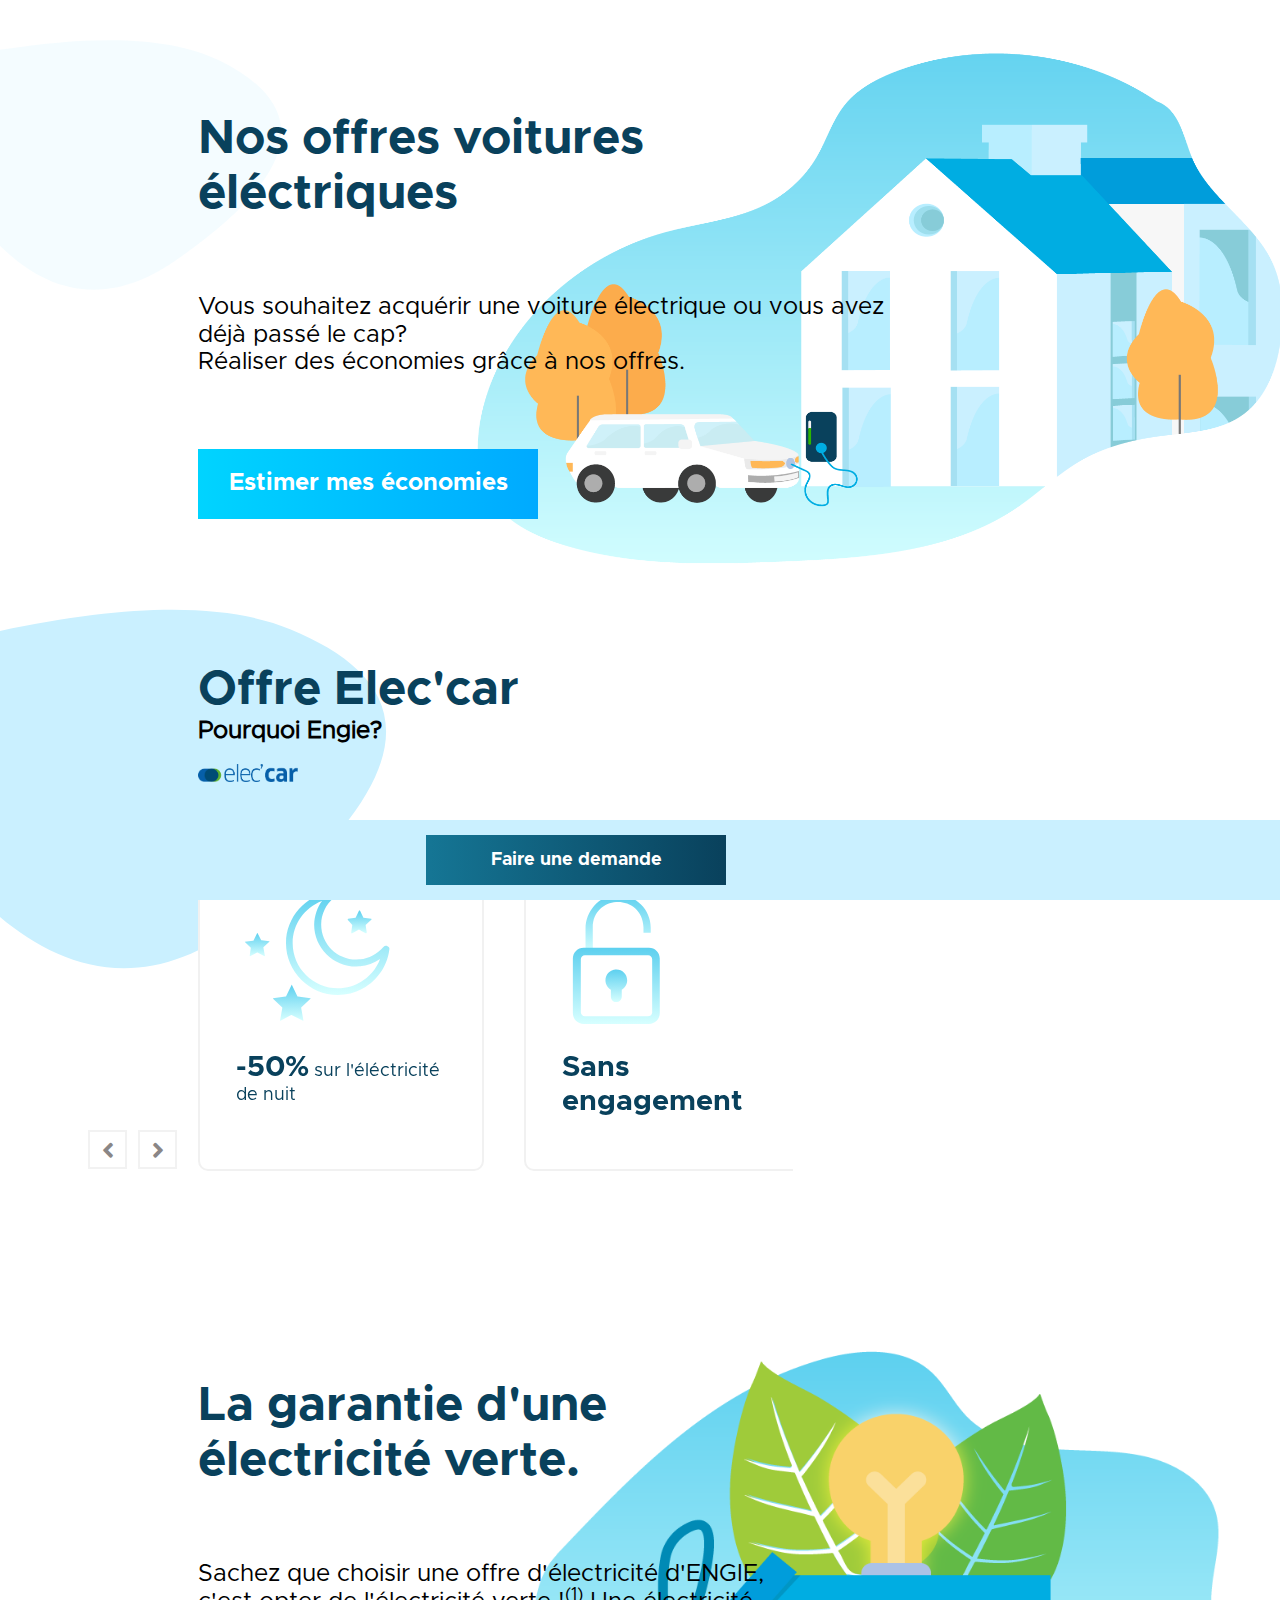
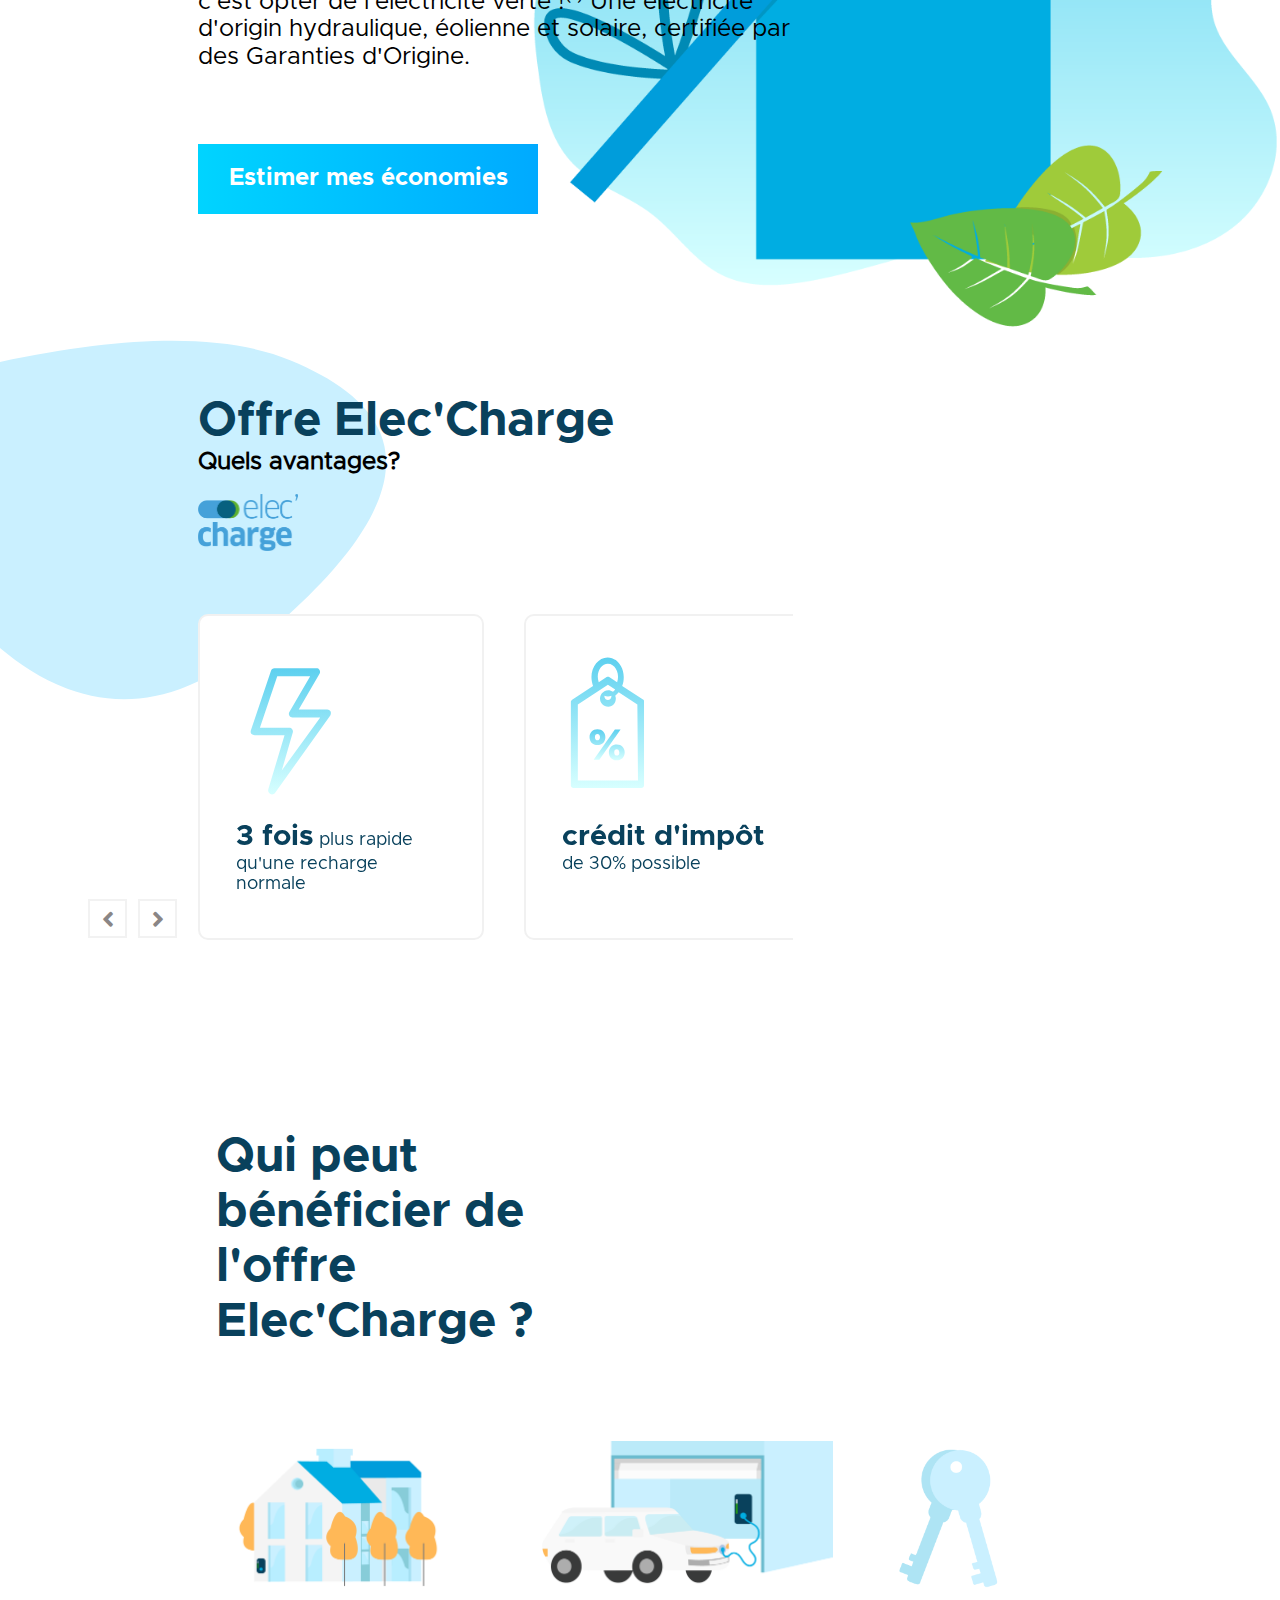
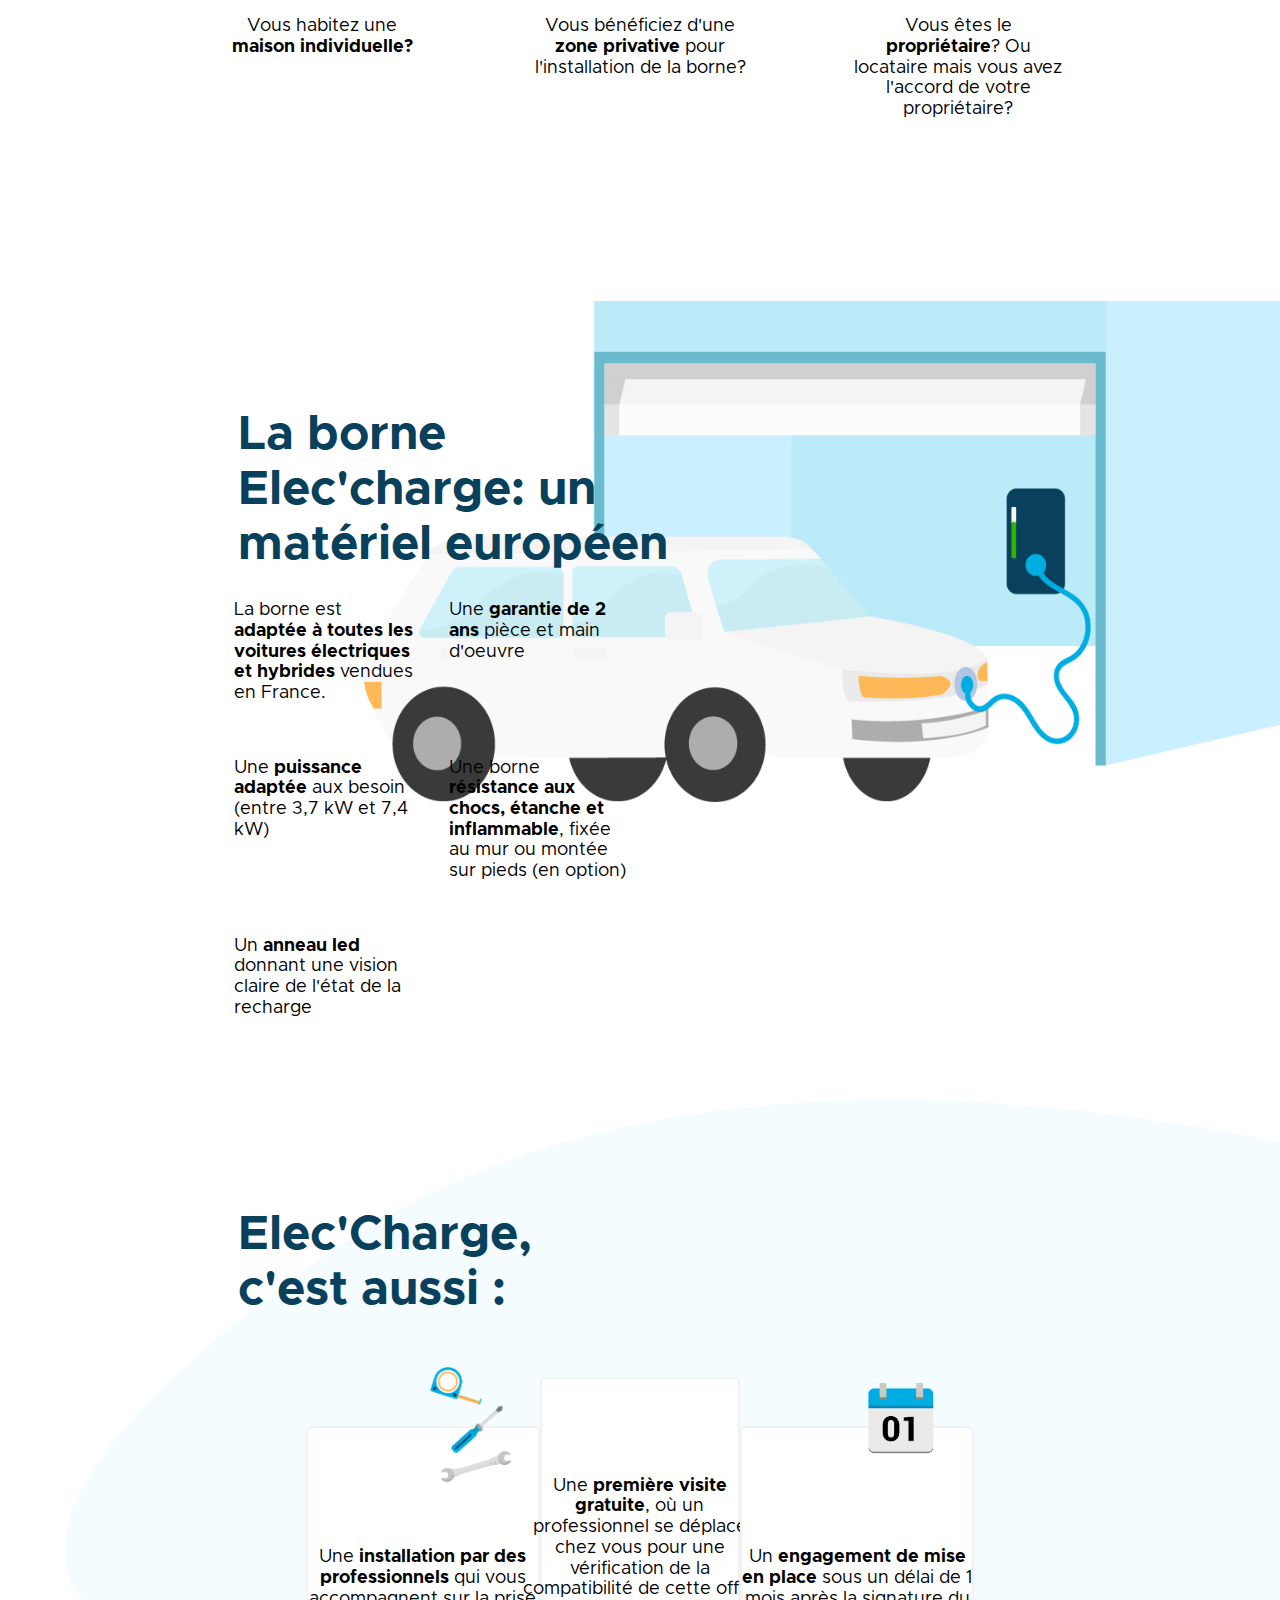
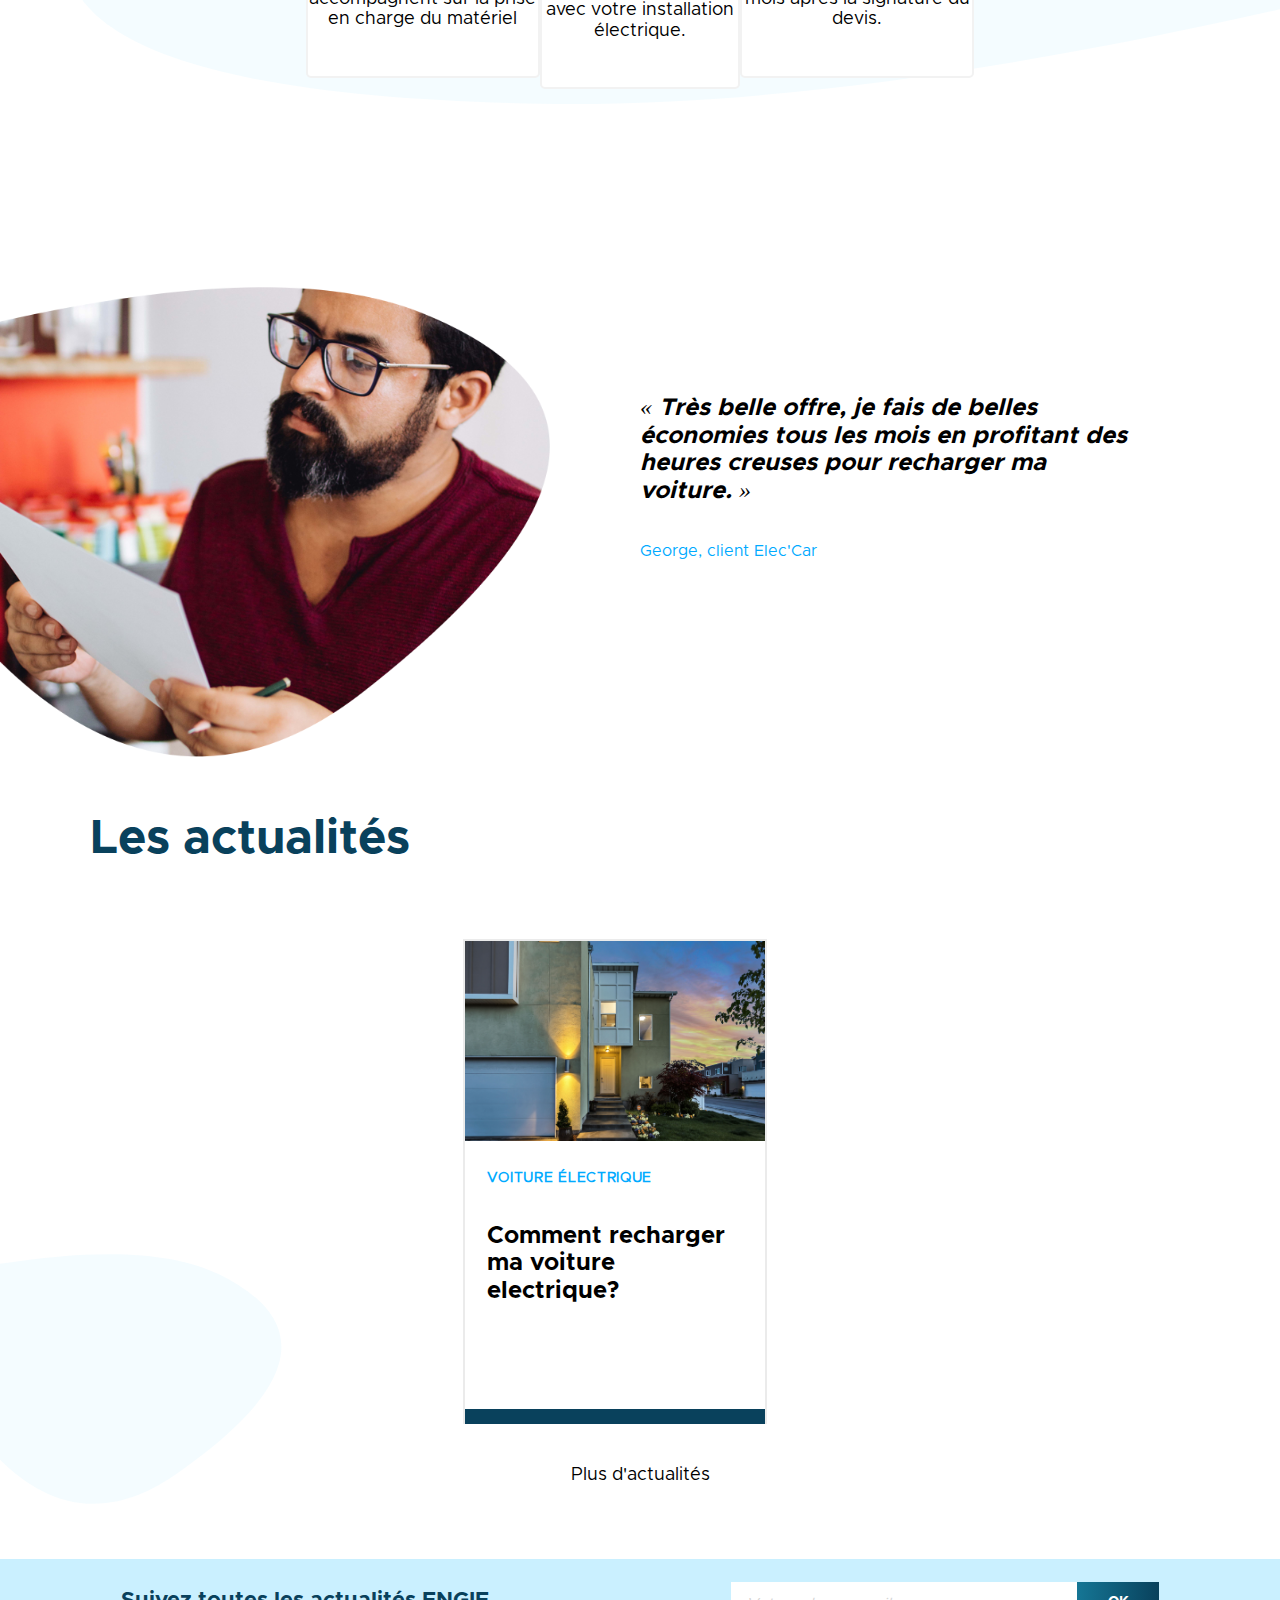
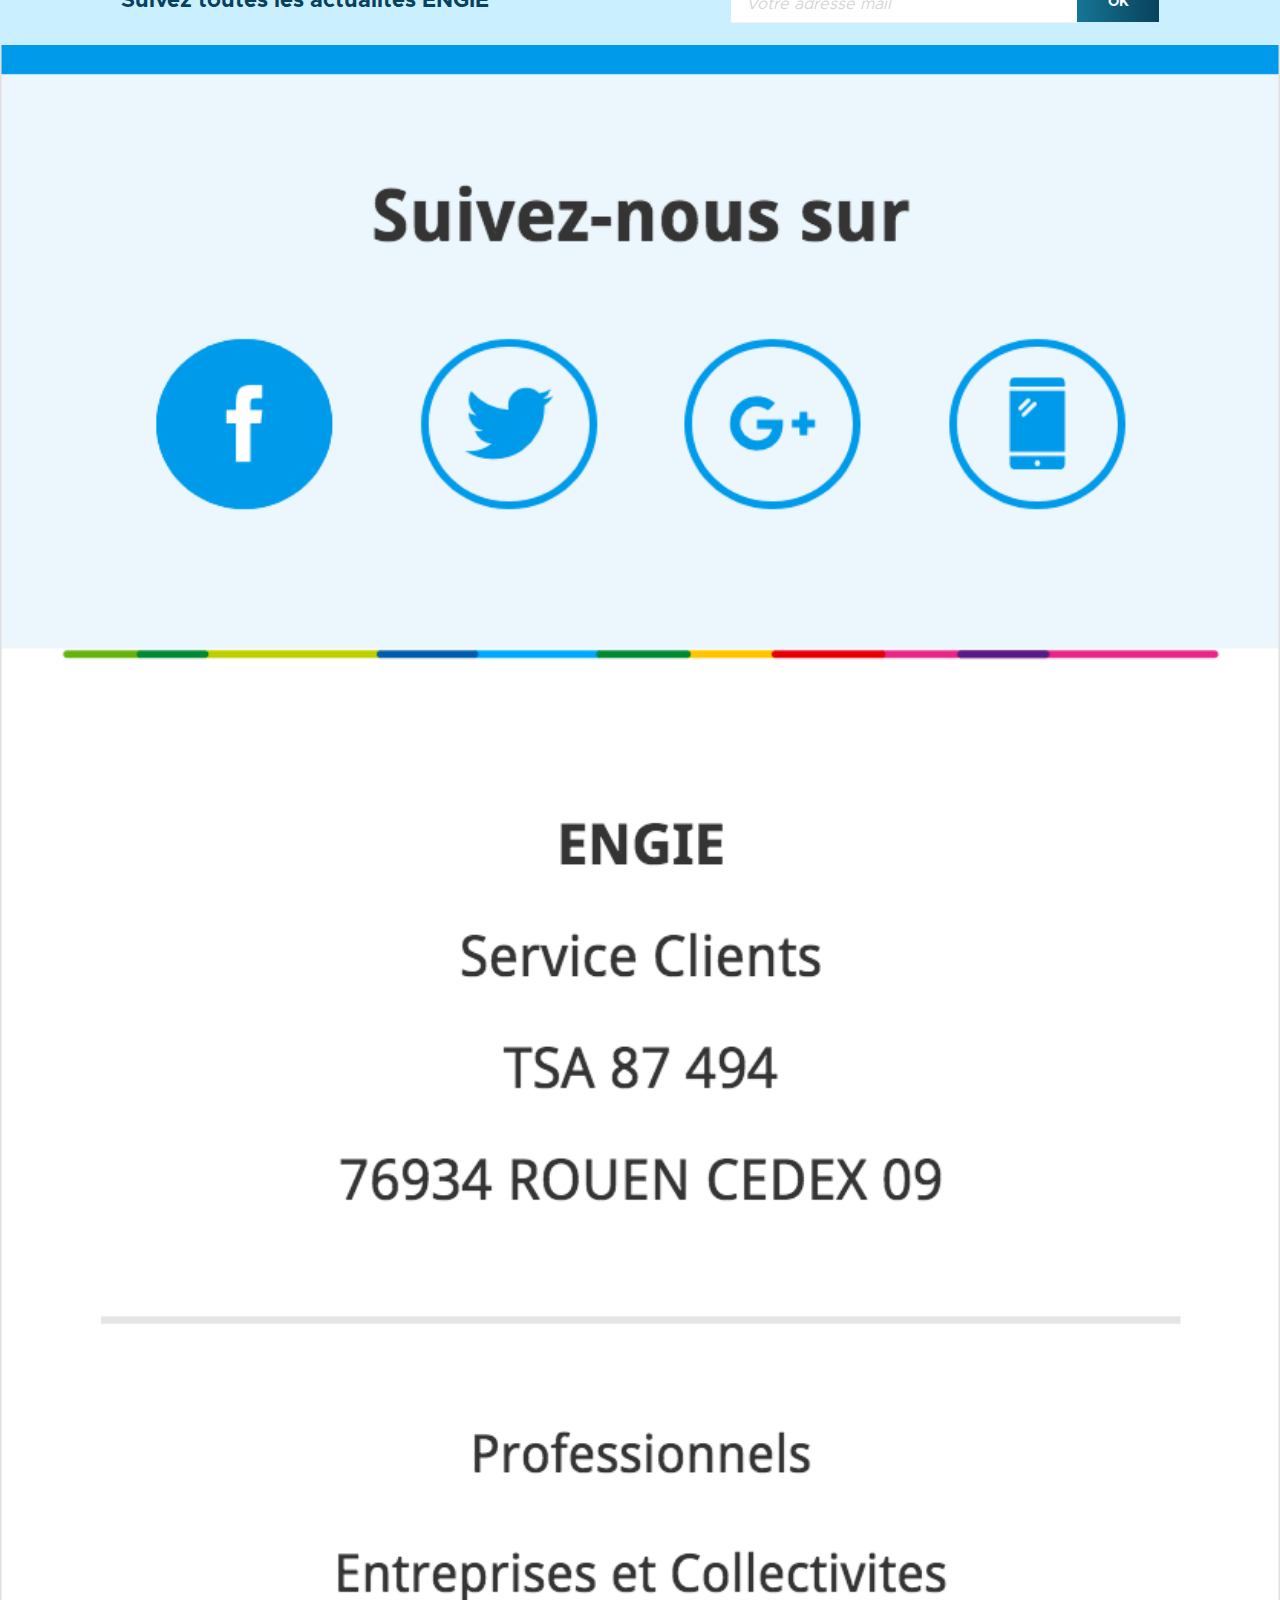
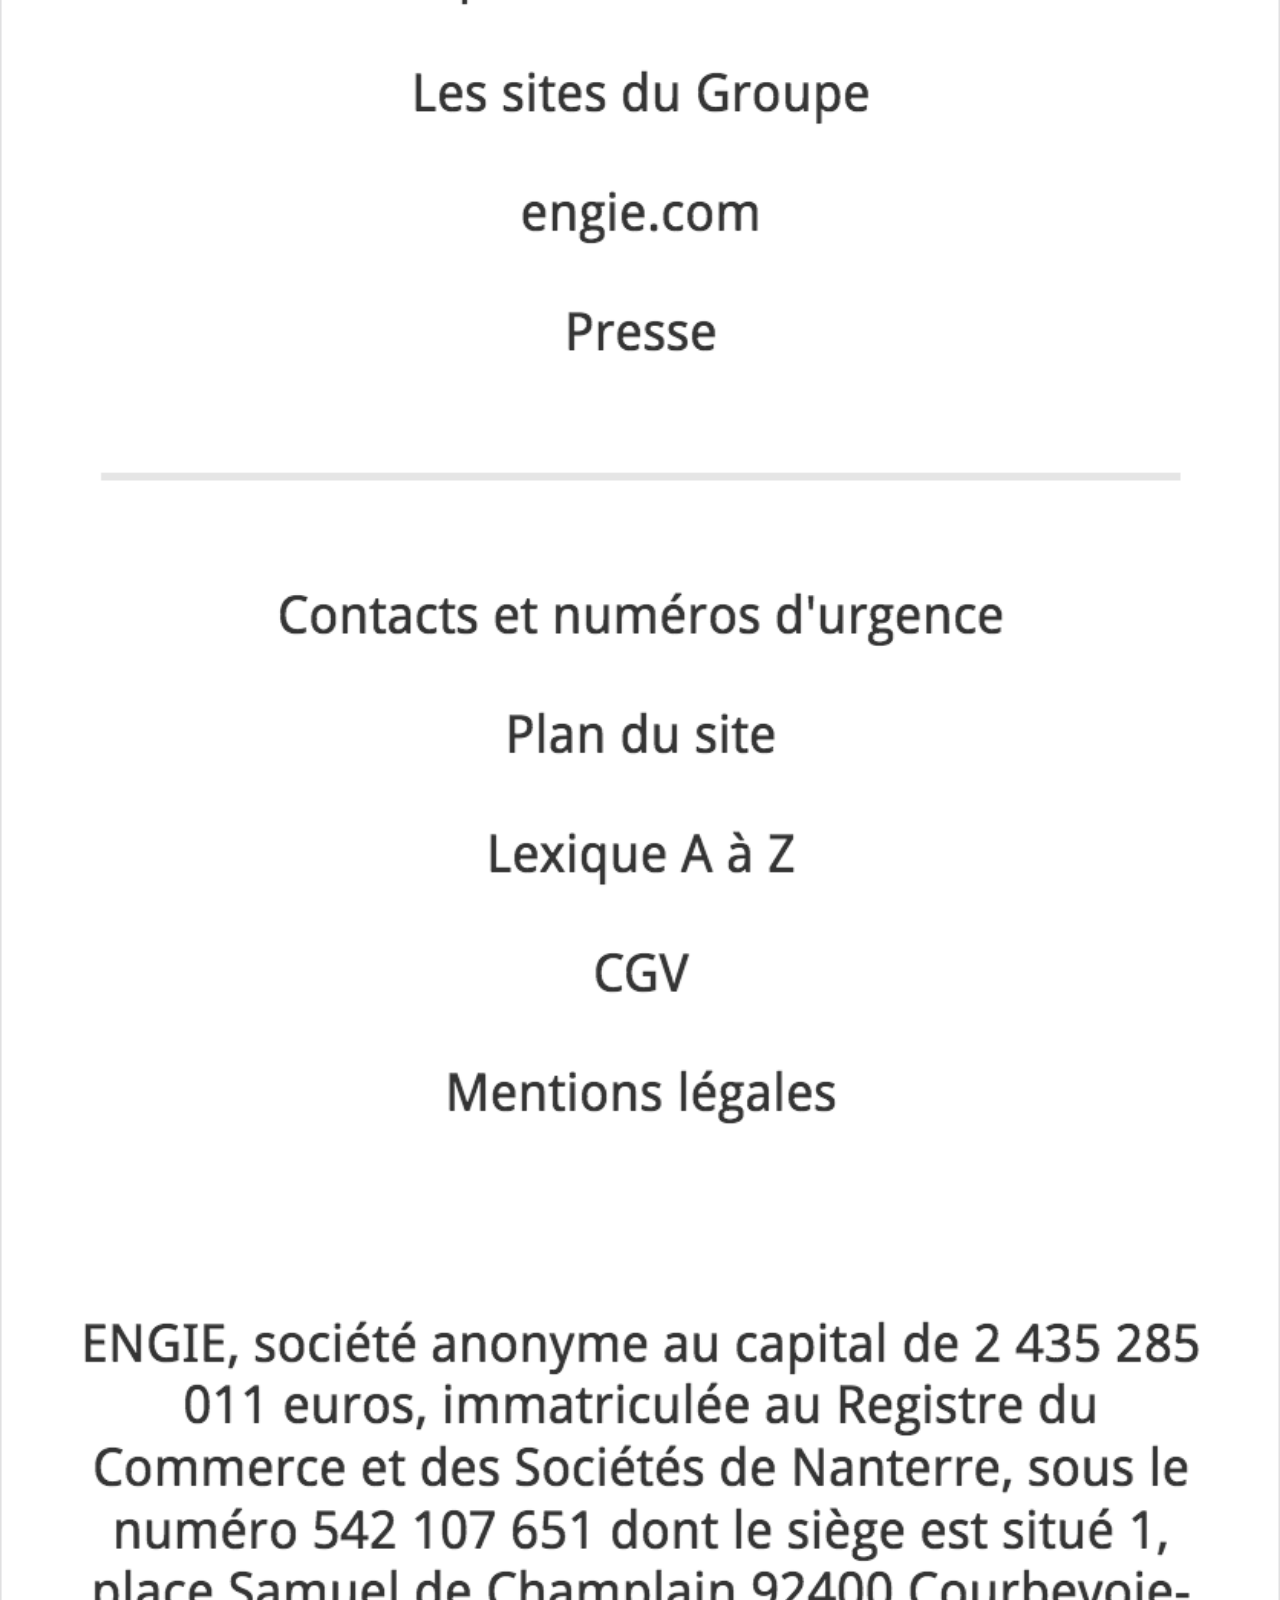
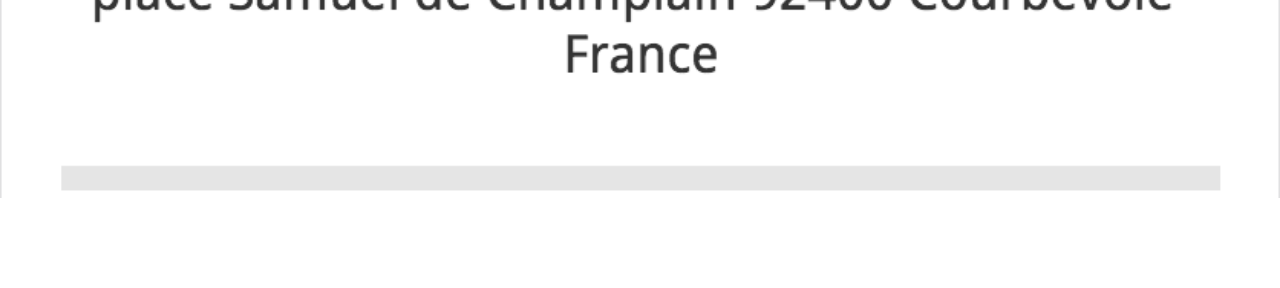
<file: index.html>
<!DOCTYPE html>
<html>
<head>
  <meta charset="UTF-8"> 
  <meta name="viewport" content="width=device-width, initial-scale=1">
  <link rel="stylesheet" href="https://use.fontawesome.com/releases/v5.0.13/css/all.css">
  <link rel="stylesheet" href="css/slick.css"/>
  <link rel="stylesheet" href="css/fonts.css" />
  <link rel="stylesheet" href="css/normalize.css" />
  <link rel="stylesheet" href="css/styles.css" />
</head>
<body>
  <header id="header" role="banner">
    <div class="header__container">
      <div class="header__section">
        <button id="btn-open-nav" class="header__btn"><i class="fas fa-bars header__picto"></i></button>
        <img class="header__img" src="images/engie.svg" alt="Logo engie">
      </div>
      <div class="header__section section__picto">
        <a href="#" class="header__picto"><i class="far fa-comment"></i></a>
        <a href="#" class="header__picto"><i class="far fa-user"></i></a>
      </div>
    </div>
    <ul class="quick__nav desktop">
      <li id="first" class="quick__nav__item current__nav">
      </li>
      <li class="quick__nav__item">
      </li>
      <li class="quick__nav__item">
      </li>
      <li class="quick__nav__item">
      </li>
      <li class="quick__nav__item">
      </li>
      <li class="quick__nav__item">
      </li>
      <li class="quick__nav__item">
      </li>
    </ul>
    <nav id="nav-engie" role="navigation">
      <ul>
        <li class="nav__item">
          <span>Déménagement</span>
          <i class="fas fa-plus nav__picto"></i>
        </li>
        <li class="nav__item">
          <span>Nos offres éléctricité et gaz</span>
          <i class="fas fa-plus nav__picto"></i>
        </li>
        <li class="nav__item">
          <span>Dépannages et services</span>
          <i class="fas fa-plus nav__picto"></i>
        </li>
        <li class="nav__item">
          <span>Economies d'énergie</span>
          <i class="fas fa-plus nav__picto"></i>
        </li>
        <li class="nav__item">
          <span>Changer pour Engie</span>
        </li>
      </ul>
      <div class="search__container" role="search">
        <input type="text" placeholder="Rechercher par mots-clés" id="search__input" name="search">
        <i class="fas fa-search search__picto" ></i>
      </li>
    </nav>
  </header>
  <img class="header__desktop" src="images/header-desktop.png">
  <main role="main">
    <!-- RESUME 1 -->
    <section>
      <h1>Nos offres voitures éléctriques</h1>
      <p>Vous souhaitez acquérir une voiture électrique ou vous avez déjà passé le cap?<br> Réaliser des économies grâce à nos offres.</p>
      <div class="buttons__container">
        <button type="button" class="default-btn btn">Estimer mes économies</button>
        <button type="button" class="dark-btn btn hidden-btn">Faire une demande</button>
      </div>
    </section>
    <!-- OFFRE 2 -->
    <section>
      <h2>Offre Elec'car</h2>
      <h3>Pourquoi Engie?</h3>
      <img class="logo__img mobile" src="images/logo-eleccar.png" alt="Logo Elec'Car" title="Logo Elec'Car">
      <div class="section__content__container">
        <p class="hidden-text">
          Avec l'offre Elec'Car, rechargez votre voiture la nuit et profitez d'une réduction de -50% par Kwh pendant les heures creuses !
          <br><br>
          <img class="logo__img desktop" src="images/logo-eleccar.png" alt="Logo Elec'Car" title="Logo Elec'Car">
        </p>
        <div class="slider__container">
          <div class="slider__item">
            <img class="steps__img" src="images/nuit.svg" alt="Logo électricité de nuit" title="Logo électricité de nuit">
            <p><span class="big__item">-50%</span><br> sur l'éléctricité de nuit</p>
          </div>
          <div class="slider__item">
            <img class="steps__img" src="images/sansengagement.svg" alt="Logo sans engagement" title="Logo sans engagement">
            <p><span class="big__item">Sans<br> engagement</span></p>
          </div>
          <div class="slider__item">
            <img class="steps__img" src="images/energieverte.svg" alt="Logo énergie verte" title="Logo énergie verte">
            <p><span class="big__item">Electricité<br>verte</span></p>
          </div>
          <div class="slider__item">
            <img class="steps__img" src="images/souscriptionenligne.svg" alt="Logo souscription en ligne" title="Logo souscription en ligne">
            <p>Souscription<br><span class="big__item">en ligne</span></p>
          </div>
        </div>
      </div>
    </section>
    <!-- ELECTRICITE VERTE 3 -->
    <section>
      <h2>La garantie d'une électricité verte.</h2>
      <img class="greenelec__img hidden-img" src="images/green_elec.png" alt="image électricité verte" title="Electricité verte" />
      <p>
        Sachez que choisir une offre d'électricité d'ENGIE, c'est opter de l'électricité verte !<sup>(1)</sup> Une électricité
        d'origin hydraulique, éolienne et solaire, certifiée par des Garanties d'Origine.
      </p>
      <button type="button" class="default-btn btn">Estimer mes économies</button>
    </section>
    <!-- SOUSCRIPTION 4 -->
    <section>
      <h2>Comment souscrire à l'offre?</h2>
      <div>
        <img class="elec__bot__img" src="images/elec-bot.png" alt="Elec'Bot Image" title="Elec'Bot Image">
        <p>
          Elec'Bot vous guidera dans les différentes étapes de la souscription pour vous faciliter la tâche.
          N'hésitez pas à lui poser des questions ! Il vous dit tout !
        </p>
      </div>
    </section>
    <!-- OFFRE 5 -->
    <section>
      <h2>Offre Elec'Charge</h2>
      <h3>Quels avantages?</h3>
      <img class="logo__img mobile" src="images/logo-eleccharge.png" alt="Logo Elec'Charge" title="Logo Elec'Charge">
      <div class="section__content__container">
        <p class="hidden-text">
          Avec l'offre Elec'Car, rechargez votre voiture la nuit et profitez d'une réduction de -50% par Kwh pendant les heures creuses !
          <br><br>
          <img class="logo__img desktop" src="images/logo-eleccharge.png" alt="Logo Elec'Charge" title="Logo Elec'Charge">
        </p>
        <div class="slider__container">
          <div class="slider__item">
            <img class="steps__img" src="images/3foisplusvite.svg" alt="Logo 3 fois plus vite" title="Logo 3 fois plus vite">
            <p><span class="big__item">3 fois</span><br> plus rapide qu'une recharge normale</p>
          </div>
          <div class="slider__item">
            <img class="steps__img" src="images/impots.svg" alt="Logo impôts" title="Logo impôts">
            <p><span class="big__item">crédit d'impôt</span> de 30% possible</p>
          </div>
          <div class="slider__item">
            <img class="steps__img" src="images/normeeuropeenne.svg" alt="Logo norme européen" title="Logo norme européen">
            <p><span class="big__item">Un matériel certifié</span> CE</p>
          </div>
          <div class="slider__item">
            <img class="steps__img" src="images/prix.svg" alt="Logo prix" title="Logo prix">
            <p>A partir de <span class="big__item">999€</span></p>
          </div>
        </div>
      <div>
    </section>
    <!-- INSTALLATION 6 -->
    <section>
      <h2>Qui peut bénéficier de l'offre Elec'Charge ?</h2>
      <ul class="steps__list">
        <li class="steps__item">
          <img class="steps__img" src="images/steps_img01.png" alt="Etape 1" title="Etape 1">
          <p class="steps__text">
            Vous habitez une <span class="bold__text">maison individuelle?</span>
          </p>
        </li>
        <li class="steps__item">
          <img class="steps__img" src="images/borne.png" alt="Etape 2" title="Etape 2">
          <p class="steps__text">
            Vous bénéficiez d'une <span class="bold__text">zone privative</span>
            pour l'installation de la borne?
          </p>
        </li>
        <li class="steps__item">
          <img class="steps__img" src="images/steps_img02.png" alt="Etape 3" title="Etape 3">
          <p class="steps__text">
            Vous êtes le <span class="bold__text">propriétaire</span>?
            Ou locataire mais vous avez l'accord de votre propriétaire?
          </p>
        </li>
      </ul>
    </section>
    <!-- BORNE 7 -->
    <section>
      <h2>La borne Elec'charge: un matériel européen</h2>
      <img class="description__img" src="images/borne.png" alt="Image borne Elec'Charge" title="Image borne Elec'Charge">
      <ul class="description__list">
        <li>La borne est <span class="bold__text">adaptée à toutes les voitures électriques et hybrides</span> vendues en France.</li>
        <li>Une <span class="bold__text">garantie de 2 ans</span> pièce et main d'oeuvre</li>
        <li>Une <span class="bold__text">puissance adaptée</span> aux besoin (entre 3,7 kW et 7,4 kW)</li>
        <li>Une borne <span class="bold__text">résistance aux chocs, étanche et inflammable</span>, fixée au mur ou montée sur pieds (en option)</li>
        <li>Un <span class="bold__text">anneau led</span> donnant une vision claire de l'état de la recharge</li>
      </ul>
    </section>
    <!-- BORNE 8 -->
    <section>
      <h2>Elec'Charge,<br> c'est aussi :</h2>
      <div class="more__offer__container">
        <div>
          <p>Une <span class="bold__text">installation par des professionnels</span> qui vous accompagnent sur la prise en charge du matériel</p>
          <img src="images/tools.png" alt="Image outils" title="Image outils">
        </div>
        <div>
          <p>
            Une <span class="bold__text">première visite gratuite</span>, où un professionnel se déplace chez vous pour une vérification de la
            compatibilité de cette offre avec votre installation électrique.
          </p>
          <img class="pro__img" src="images/pro.png" alt="Image pro" title="Image pro">
        </div>
        <div>
          <img class="calendar__img" src="images/calendar.png" alt="Image calendrier" title="Image Calendrier">
          <p>Un <span class="bold__text">engagement de mise en place</span> sous un délai de 1 mois après la signature du devis.</p>
        </div>
      </div>
    </section>
    <!-- SOUSCRIPTION 9 -->
    <section>
      <h2>Comment installer ma borne?</h2>
      <div>
        <img class="elec__bot__img" src="images/elec-bot.png" alt="Elec'Bot Image" title="Elec'Bot Image">
        <p>
          Elec'Bot vous guidera dans les différentes étapes de la souscription pour vous faciliter la tâche.
          N'hésitez pas à lui poser des questions ! Il vous dit tout !
        </p>
      </div>
    </section>
    <!-- TEMOIGNAGES 10 -->
    <section class="temoin_container">
      <img class="temoin__img" src="images/george.png" alt="Image de George" title="Image de George">
      <p class="quote__temoin">
        « Très belle offre, je fais de belles économies tous les mois en profitant
        des heures creuses pour recharger ma voiture. »
      </p>
      <p class="author__temoin">George, client Elec'Car</p>
    </section>
    <!-- ACTU 11 -->
    <section>
      <h2>Les actualités</h2>
      <div class="actus__container">
        <article itemscope="itemscope" itemtype="http://schema.org/Article">
          <img src="images/actu1.jpg" alt="Image actualités" title="Image actualités">
          <h4>Voiture électrique</h4>
          <p itemprop="headline">Comment recharger ma voiture electrique?</p>
        </article>
        <article itemscope="itemscope" itemtype="http://schema.org/Article">
          <img src="images/actu2.jpg" alt="Image actualités" title="Image actualités">
          <h4>Economie energie</h4>
          <p itemprop="headline">L'autoconsommation énergétique, la nouvelle façon de consommer qui séduit les Français</p>
        </article>
        <article itemscope="itemscope" itemtype="http://schema.org/Article">
          <img src="images/actu3.jpg" alt="Image actualités" title="Image actualités">
          <h4>Voiture électrique</h4>
          <p itemprop="headline">Voiture électrique: votre batterie en 3 points clés</p>
        </article>
      </div>
      <div class="more__container">
        <a href="#">Plus d'actualités</a>
      </div>
    </section>
    <!-- ACTU 12 -->
    <section>
      <h2>Suivez toutes les<br> actualités ENGIE</h2>
      <div>
        <input type="text" placeholder="Votre adresse mail" id="search__input" name="follow">
        <button type="button" class="dark-btn btn">Ok</button>
      </div>
    </section>
    <img class="footer__img" src="images/footer.png">
    <img class="footer__img mobile" src="images/footer-mobile.png">
    <img class="footer__img mobile" src="images/footer-mobile2.png">
  </main>
  <div class="choosen__btn__container">
    <img class="elec__bot__img" src="images/elec-bot.png" alt="Elec'Bot Image" title="Elec'Bot Image">
    <p>Je suis Elec'Bot, le chatbot de la situation !</p>
    <button type="button" class="dark-btn btn">Faire une demande</button>
  </div>
  <script src="https://code.jquery.com/jquery-3.3.1.min.js"></script>
  <script src="js/index.js"></script>
  <script src="js/slick.min.js"></script>
  <script src="js/slider.js"></script>
</body>
</html>
</file>
<file: css/fonts.css>
@font-face {
    font-family: 'MetropolisRegular';
    src: url('../fonts/Metropolis-Regular.otf');
}

@font-face {
    font-family: 'MetropolisBold';
    src: url('../fonts/Metropolis-Bold.otf');
}
</file>
<file: css/styles.css>
/****** RESET ******/
body,
html {
    height: 100%;
    font-family: 'MetropolisRegular';
    font-size: 18px;
}

a {
    color: #000;
    font-size: 18px;
}

a:link {
    text-decoration: none;
}

a:visited {
    text-decoration: none;
}

nav {
    display: none;
}

button {
    background-color: #fff;
    border: none;
    cursor: pointer;
}

ul {
    margin: 0;
    padding: 0;
}

li {
    list-style: none;
}

input {
    border: none;
    border-bottom: 1px solid #f2f2f2;
    padding: 10px 15px;
    width: 100%;
}

main {
    padding: 1.2rem 0rem 5rem 0rem;
    background-image: url("../images/background.png");
    background-size: 700px 400px;;
    background-repeat: no-repeat;
    background-position-x: 12%;
    background-position-y: -1%;
}

section {
    padding: 1rem 1.2rem;
}

section:nth-child(1) {
    margin-top: 1rem;
}

section:nth-child(2),
section:nth-child(5) {
    padding-top: 3rem;
    background-image: url("../images/forme.svg");
    background-repeat: no-repeat;
}

section:nth-child(3) > p {
    margin-top: 0;
}

section:nth-child(1) > p {
    margin-top: 14rem;
}

section:nth-child(4),
section:nth-child(9) {
    text-align: center;
}

h1,
h2 {
    color: #09415C;
    font-family: 'MetropolisBold';
    font-size: 30px;
    margin: 0;
    text-align: left;
}

h3 {
    font-size: 24px;
    margin: 0;
}

p{
    margin: 2rem 0;
}

/****** MENU ******/
.parallax {
    height: 100%; 
    background-attachment: fixed;
    background-position: center;
    background-repeat: no-repeat;
    background-size: cover;
}

.header__container {
    border-bottom: 2px solid #f2f2f2;
    display: flex;
    flex-direction: row;
    justify-content: space-between;
    padding: 10px 15px;
}

.header__section {
    align-items: center;
    display: flex;
    flex-direction: row;
    width: 50%;
}

.header__img {
    margin-left: 25px;
}

.section__picto {
    justify-content: space-around;
}

.header__img,
.header__btn {
    height: 30px;
}

.nav__item,
.search__container {
    align-items: center;
    border-bottom: 1px solid #f2f2f2;
    display: flex;
    flex-direction: row;
    font-size: 1.1em;
    height: 50px;
    justify-content: space-between;
    padding: 10px 30px;
}

input::placeholder {
    opacity: 0.3;
    margin-bottom: 10px;
}

input:focus {
    border-bottom: 1px solid #00A1FF;
}

.opened {
    display: block;
}

/****** PICTO ******/
.nav__picto {
    font-size: 12px;
    color: #00A1FF;
}

.search__picto {
    font-size: 22px;
    color: #8a8686;
}


.header__picto {
    font-size: 28px;
    color: #00A1FF;
}

.menu__icon {
    color: #00A1FF;
    font-size: 25px;
}

/****** BUTTON ******/
.btn {
    color: #fff;
    font-family: 'MetropolisBold';
    height: 50px;
    text-align: center;
    width: 100%;
}

.default-btn {
    background: linear-gradient(to right, #00D4FF , #00AAFF);
}

.dark-btn {
    background: linear-gradient(to right, #157695 , #09415C);
    margin: 5px 0;
    width: 90%;
}

.choosen__btn__container {
    background-color: #fff;
    bottom: 0;
    padding: 5px 0;
    position: fixed;
    text-align: center;
    width: 100%;
}

/****** STEPS ******/
.install__title {
    font-family: 'MetropolisBold';
    font-size: 28px;
}

.install__resume {
    font-size: 18px;
    margin: 0 2rem;
    text-align: center;
}

.steps__item {
    text-align: center;
    margin: 2rem 0;
}

.steps__img {
    height: 120px;
    margin-right: 1rem;
}

.steps__list {
    margin: 3rem 0;
}

.steps__text {
    flex: 1;
    font-size: 18px;
    margin: 1rem 0 0 0;
}

/****** ACTUS ******/
article {
    border: 2px solid rgb(235, 235, 235);
    border-bottom: none;
    margin: 2rem 0;
}

article:after {
    content: "";
    display: block;
    width:  100%;
    height: 15px;
    background-color: #09415C;
}

article > img {
    border-radius: 0px;
    height: 200px;
    width: 100%;
}

article > h4 {
    color: #00AAFF;
    font-size: 14px;
    letter-spacing: 0.7px;
    text-transform: uppercase;
    margin: 1.2rem 1.2rem 0 1.2rem;
}

article > p {
    font-family: 'MetropolisBold';
    font-size: 24px;
    margin: 2rem 1.2rem;
}

.more__container {
    text-align: center;
}

/****** DESCRIPTION ******/
section:nth-child(7) > img {
    margin-top: 2rem;
    width: 100%;
}

.description__list {
    padding: 0 1rem;
    text-align: left;
}

.description__list > li {
    margin: 1.5rem 0;
}

/****** SLIDER ******/
.slider__container {
    margin: 3rem -1.2rem 2rem -1.2rem;
}

.slider__steps__container {
    margin: 4rem 0;
}

.slider__item {
    align-items: center;
    border: 2px solid rgb(241, 241, 241);
    border-radius: 10px;
    color: #09415C;
    display: flex;
    flex-direction: column;
    height: 250px;
    margin: 1rem;
    padding: 2rem;
    width: 210px;
}

.slider__steps__item {
    padding-left: 3rem;
}

.big__item {
    font-family: 'MetropolisBold';
    font-size: 50px;
}

.bold__text {
    font-family: 'MetropolisBold';
}

.slider__steps__item > img {
    width: 180px;
    height: 180px;
    border-radius: 0;
}

.slider__item > p {
    margin-bottom: 0;
}

.slider__steps__item > p {
    font-size: 18px;
}

.slick-slide {
    background-color: #fff;
    margin: 0 20px;
}

.full-slide {
    width: 200px;
}

.greenelec__img {
    width: 100%;
}

.elec__bot__img {
    height: 200px;
    margin-top: 1rem;
}

section:nth-child(7),
section:nth-child(8) {
    padding: 1rem 0;
}

section:nth-child(7) > h2,
section:nth-child(7) > p,
section:nth-child(8) > h2,
section:nth-child(8) > p
{
    padding: 0 1.2rem;
}

.more__offer__container {
    display: flex;
    flex-direction: column;
    justify-content: space-between;
    background-image: url("../images/forme03.svg"), url("../images/forme02.svg");
    background-repeat: no-repeat;
    background-position-x: 0%, 100%;
    background-position-y: 0%, 100%;
}

.more__offer__container > div {
    display: flex;
    align-items: center;
    padding: 3rem 1.2rem;
}

.more__offer__container > div > img {
    height: 120px;
}

.more__offer__container > div:nth-child(2) {
    text-align: center;
}

.more__offer__container > div:nth-child(2) {
    text-align: center;
}

.calendar__img {
    height: 60px !important;
    margin: 0 0.5rem 0 3rem;
}

/**** TEMOINS ****/

section:nth-child(10) > img {
    margin-left: -1.2rem;
}

.quote__temoin {
    font-family: 'MetropolisBold';
    font-style: italic;
    margin-left: 30%;
}

.author__temoin {
    color: #00AAFF;
    font-size: 16px;
    margin-left: 30%;
}

/**** FOLLOW ACTU ****/
section:nth-child(12) {
    background-color: #CAF0FF;
}

section:nth-child(12) > div {
    align-items: center;
    display: flex;
    justify-content: center;
    margin: 1rem 0;
}

section:nth-child(12) > h2 {
    font-size: 22px;
}

section:nth-child(12) > div > input,
section:nth-child(12) > div > button
{
    height: 40px;
    padding: 0 0.8rem;
}

.footer__img {
    width: 100%;
}

input::placeholder {
    font-size: 16px;
    font-style: italic;
}

.hidden {
    display: none !important;
}

.exposant {
    display: inline-block;
    line-height: 40px;
}

.buttons__container {
    display: flex;
    align-items: center;
}

.logo__img {
    margin-top: 1rem;
    width: 120px;
}

@media screen and (min-width: 1280px) {
    .slider__container {
        margin: 0;
    }

    h1, h2 {
        font-size: 48px;
    }

    body {
        font-size: 24px;
    }

    section {
        padding: 4rem 0 5rem 11rem;
    }

    section:nth-child(1) > p {
        margin: 4rem 0;
    }

    section:nth-child(1) {
        width: 710px;
        background-image: url("../images/forme05.svg");
        background-repeat: no-repeat;
        background-size: 300px 250px;
    }

    .btn {
        height: 70px;
        width: 340px;
    }

    main {
        padding: 1.2rem 0rem 5rem 0rem;
        background-image: url("../images/background.png");
        background-size: 1000px 530px;
        background-repeat: no-repeat;
        background-position-x: 130%;
        background-position-y: 0.5%;
    }

    .buttons__container {
        justify-content: space-between;
    }

    section:nth-child(2),
    section:nth-child(5) {
        padding-top: 3rem;
        background-image: url("../images/forme.svg");
        background-repeat: no-repeat;
        background-size: 400px 360px;
    }

    section:nth-child(3) {
        padding-top: 3rem;
        background-image: url("../images/green_elec.png");
        background-size: 900px 700px;
        background-repeat: no-repeat;
        background-position-x: 120%;
        background-position-y: 0.5%;
    }

    section:nth-child(7) {
        background-image: url("../images/borne.png");
        background-repeat: no-repeat;
        background-size: 1000px 530px;
        background-position-x: 120%;
        background-position-y: 0.5%;
        margin-bottom: 2rem;
    }

    section:nth-child(3) > button {
        margin-bottom: 2rem;
    }

    .section__content__container {
        display: flex;
        justify-content: space-between;
        margin-top: 2rem;
    }

    section:nth-child(3) > h2,
    section:nth-child(3) > p,
    .section__content__container > p {
        margin-top: 2rem;
        width: 600px;
    }

    .section__content__container > p {
        width: 500px;
    }

    section:nth-child(3) > p {
        margin: 4rem 0;
    }

    .slider__container {
        margin-top: 0rem;
        width: 55%;
    }

    .hidden-img {
        display: none;
    }

    section:nth-child(4),
    section:nth-child(9) {
        display: none;
    }

    section:nth-child(6) {
        padding: 4rem 12rem 5rem 12rem;
    }

    section:nth-child(6) > h2 {
        width: 50%;
    }

    section:nth-child(7) > h2,
    section:nth-child(8) > h2 {
        margin-top: 5rem;
        margin-left: 12rem;
        width: 50%;
    }

    section:nth-child(7) > h2 {
        width: 35%;
    }
    .description__list {
        margin-left: 12rem;
        width: 50%;
        font-size: 18px;
    }

    section:nth-child(8) {
        background-image: url("../images/grande-forme.svg");
        background-repeat: no-repeat;
        background-size: 1663px 604px;
        background-position-y: 0%;
        padding-bottom: 6rem;
    }

    section:nth-child(10) {
        padding-left: 0;
        padding-bottom: 9rem;
        margin-top: 5rem;
        background-image: url("../images/george-desktop.png");
        background-size: 550px 470px;
        background-repeat: no-repeat;
    }

    section:nth-child(10) > img {
        display: none;
    }

    section:nth-child(10) > p {
        margin-left: 50%;
        width: 500px;
    }

    section:nth-child(10) > p {
        margin-left: 50%;
        width: 500px;
    }

    .steps__list {
        display: flex;
        justify-content: space-between;
    }

    .steps__item {
        width: 25%;
    }

    .steps__img {
        height: 150px;
        margin-right: 1rem;
    }

    .steps__text {
        font-size: 18px;
    }

    .more__offer__container > div {
        border-radius: 5px;
        border: 2px solid #f2f2f2;
        background-color: #fff;
        flex-direction: column;
        text-align: center;
        width: 280px;
        height: 140px;
        position: relative;
    }

    .more__offer__container > div > p {
        position: absolute;
        bottom: 10px;
        width: 240px;
    }

    .more__offer__container > div:nth-child(2) {
        height: 200px;
        width: 230px;
        margin-top: -2.7rem;
    }

    .more__offer__container > div:nth-child(1),
    .more__offer__container > div:nth-child(2) {
        flex-direction: column-reverse;
    }

    .more__offer__container {
        font-size: 18px;
        padding: 0 17rem;
        flex-direction: row;
        background-image: none;
        margin-top: 6rem;
    }

    .more__offer__container > div > img {
        position: absolute;
        top: -25%;
        left: 120px;
    }

    .more__offer__container > div > p:nth-child(1) {
        margin-top: 4.5rem;
    }

    section:nth-child(11) {
        padding: 4rem 5rem;
    }

    section:nth-child(12) {
        padding: 0;
        display: flex;
        align-items: center;
        justify-content: space-around;
    }

    section:nth-child(12) > h2 > br {
        display: none;
    }

    section:nth-child(12) > div > button {
        text-transform: uppercase;
        font-size: 14px;
        width: 100px;
    }

    .actus__container {
        display: flex;
        justify-content: center;
        margin-top: 2rem;
    }

    article {
        width: 300px;
        margin-right: 50px;
    }

    article > p {
        height: 150px;
    }

    article:nth-child(2)::after {
        background-color: #00AAFF;
    }

    .calendar__img {
        margin: 0;
        height: 80px !important;
        left: 120px !important;
        top: -20% !important;
    }

    .pro__img {
        left: 95px !important;
    }

    .choosen__btn__container {
        display: flex;
        justify-content: space-around;
        align-items: center;
        background-color: #CAF0FF;
        height: 70px;
    }

    .choosen__btn__container > p {
        font-size: 18px;
        color: #09415C;
        font-family: 'MetropolisBold';
        margin-left: 26%;
    }

    .choosen__btn__container > button {
        margin-left: -10%;
        height: 50px;
        font-size: 18px;
        width: 300px;
    }

    .elec__bot__img {
        height: 120px;
        position: absolute;
        left: 20%;
        top: -80%;
    }

    .description__list {
        flex-direction: row;
        flex-wrap: wrap;
        width: 40%;
        display: flex;
    }

    .description__list > li {
        width: 35%;
    }

    .description__list > li:nth-child(4),
    .description__list > li:nth-child(2) {
        margin-left: 2rem;
    }

    .description__img {
        display: none;
    }

    .slider__item > p {
        margin-top: 1rem;
        font-size: 18px;
    }

    .big__item {
        font-size: 29px;
    }

    .slider__item > p > br:nth-child(2) {
        display: none;
    }

    section:nth-child(11) {
        padding-top: 3rem;
        background-image: url("../images/forme05.svg");
        background-repeat: no-repeat;
        background-size: 300px 250px;
        background-position-y: 90%;
    }

    .mobile {
        display: none;
    }

    .header__desktop  {
        width: 100%;
    }

    .header__container {
        display: none;
    }

    .quick__nav {
        position: fixed;
        top: 50%;
        transform: translateY(-50%);
        width: 120px;
    }

    .quick__nav > li {
        cursor: pointer;
        margin-left: 100px;
        margin-bottom: 25px;
        border-radius: 5px;
        border: 1px solid #00AAFF;
        width: 10px;
        height: 10px;
    }

    .current__nav {
        background-color: #00AAFF;
    }

    .right-arrow-slide::before {
        color: #8a8686;
        position: absolute;
        left: -60px;
        border: 2px solid #f2f2f2;
        width: 35px;
        text-align: center;
        bottom: 30px;
        height: 35px;
        line-height: 36px;
        cursor: pointer;
    }

    .left-arrow-slide::before {
        color: #8a8686;
        position: absolute;
        left: -110px;
        border: 2px solid #f2f2f2;
        width: 35px;
        text-align: center;
        bottom: 30px;
        height: 35px;
        line-height: 36px;
        cursor: pointer;
    }
}

@media screen and (max-width: 1280px) {
    .buttons__container {
        width: 100%;
    }

    .hidden-btn,
    .hidden-text,
    article:nth-child(2),
    article:nth-child(3),
    .pro__img,
    .choosen__btn__container > p,
    .choosen__btn__container > img,
    .slider__item > p > br:nth-child(1),
    .header__img,
    .footer__img {
        display: none;
    }

    .mobile {
        display: block;
    }

    .header__desktop,
    .desktop {
        display: none;
    }

    .logo__img:nth-child(3) {
        width: 100px;
    }
}
</file>
